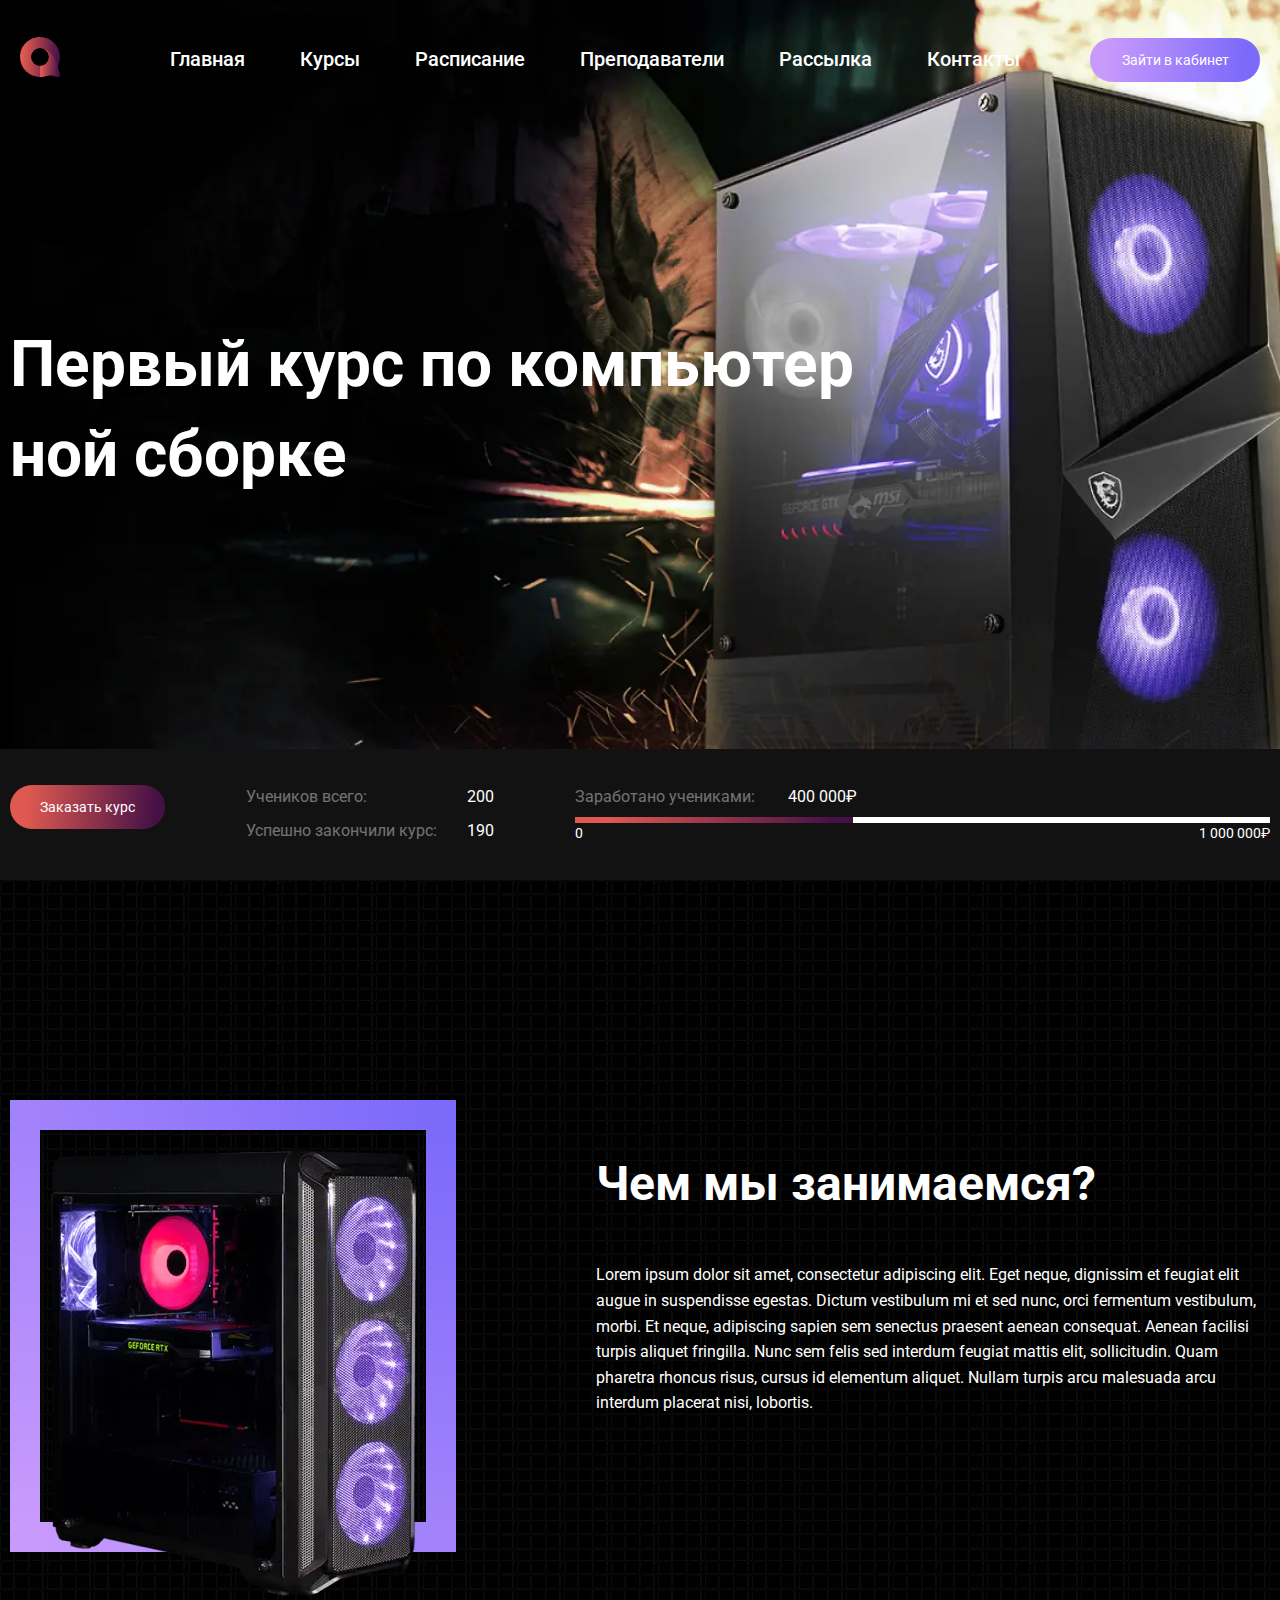
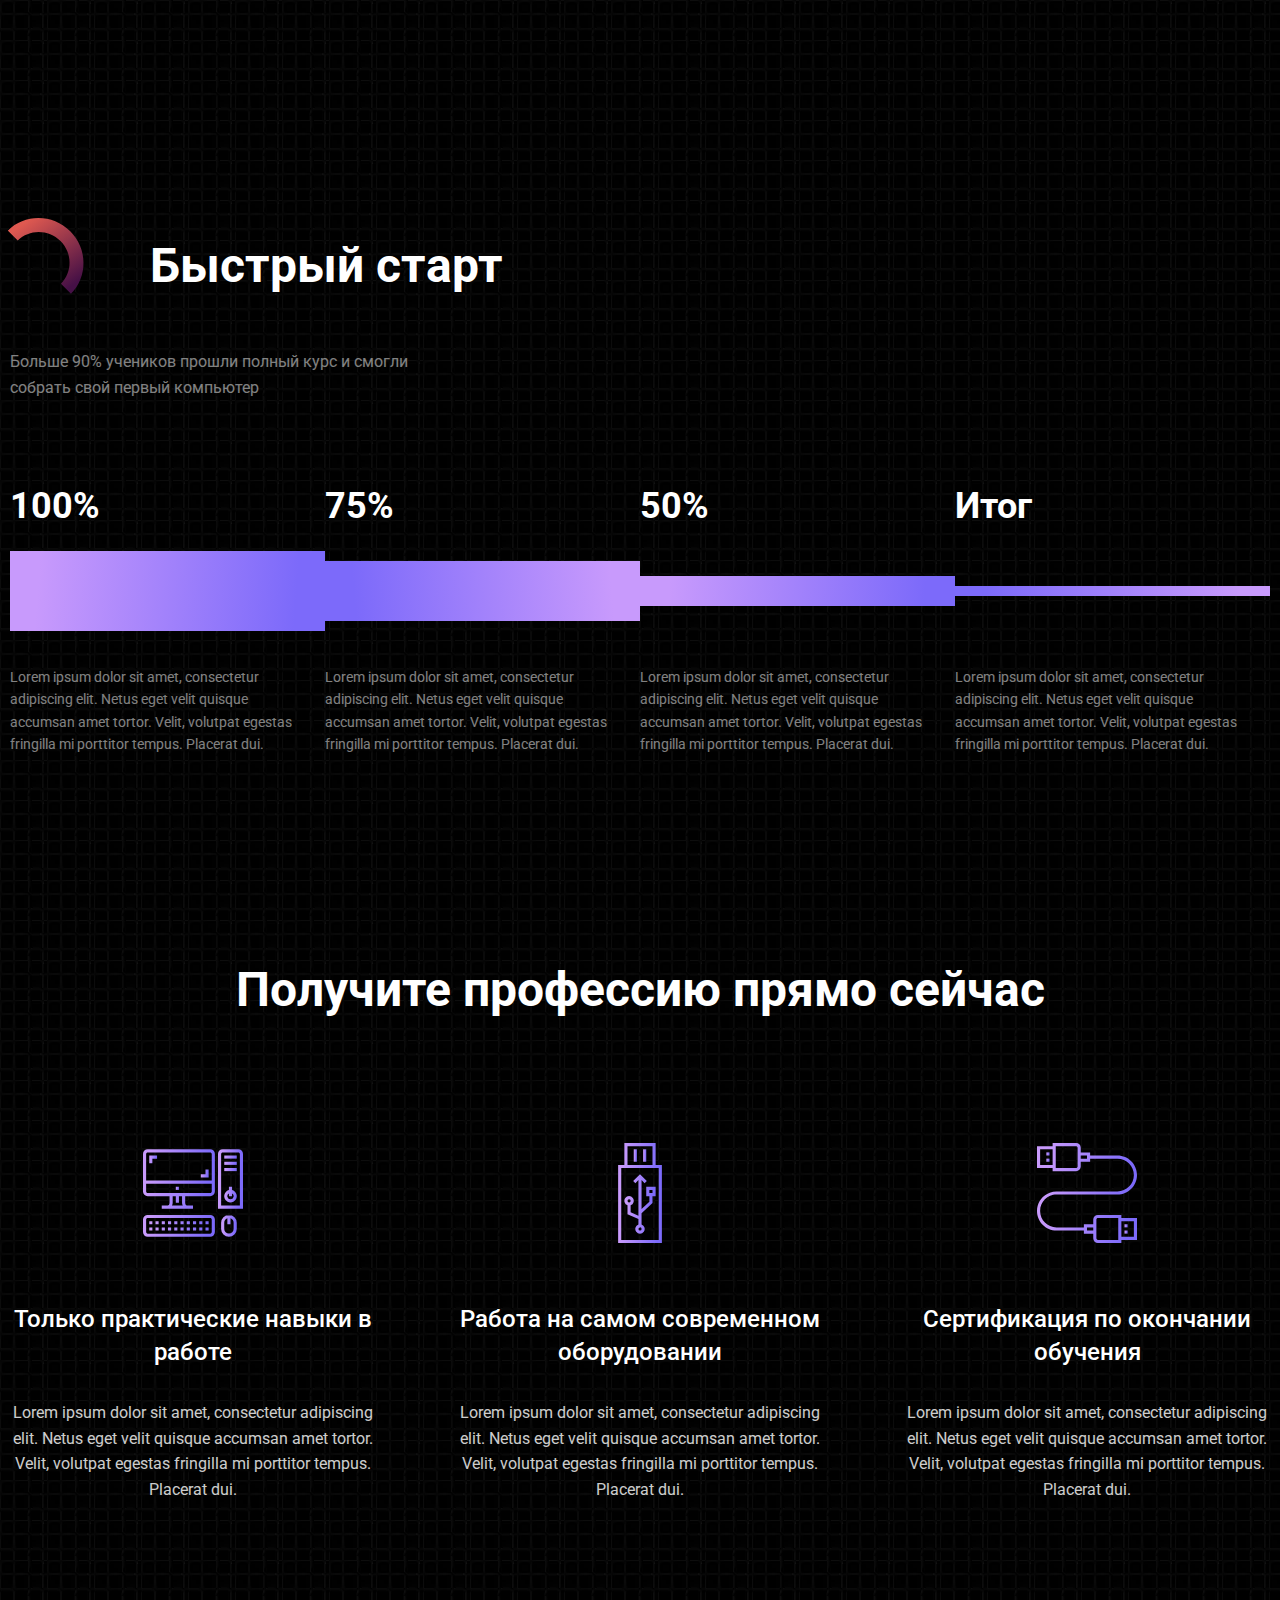
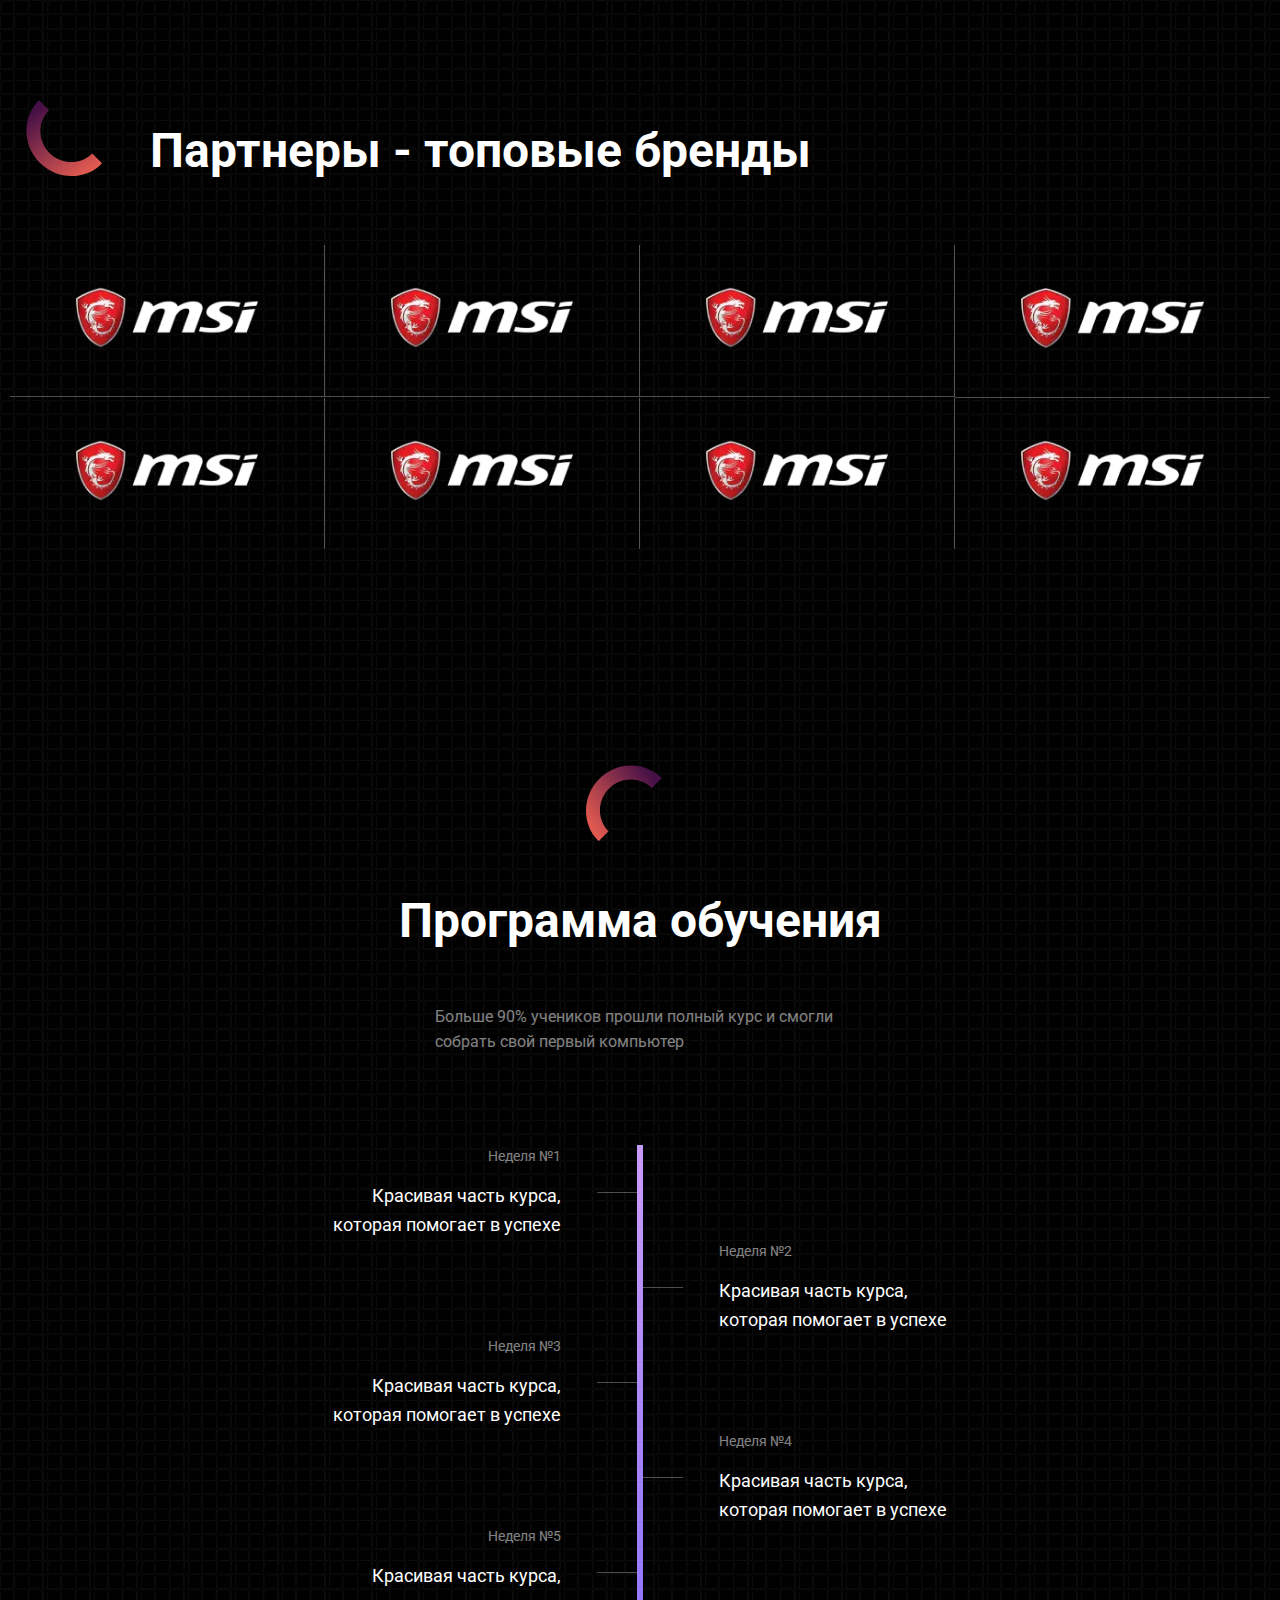
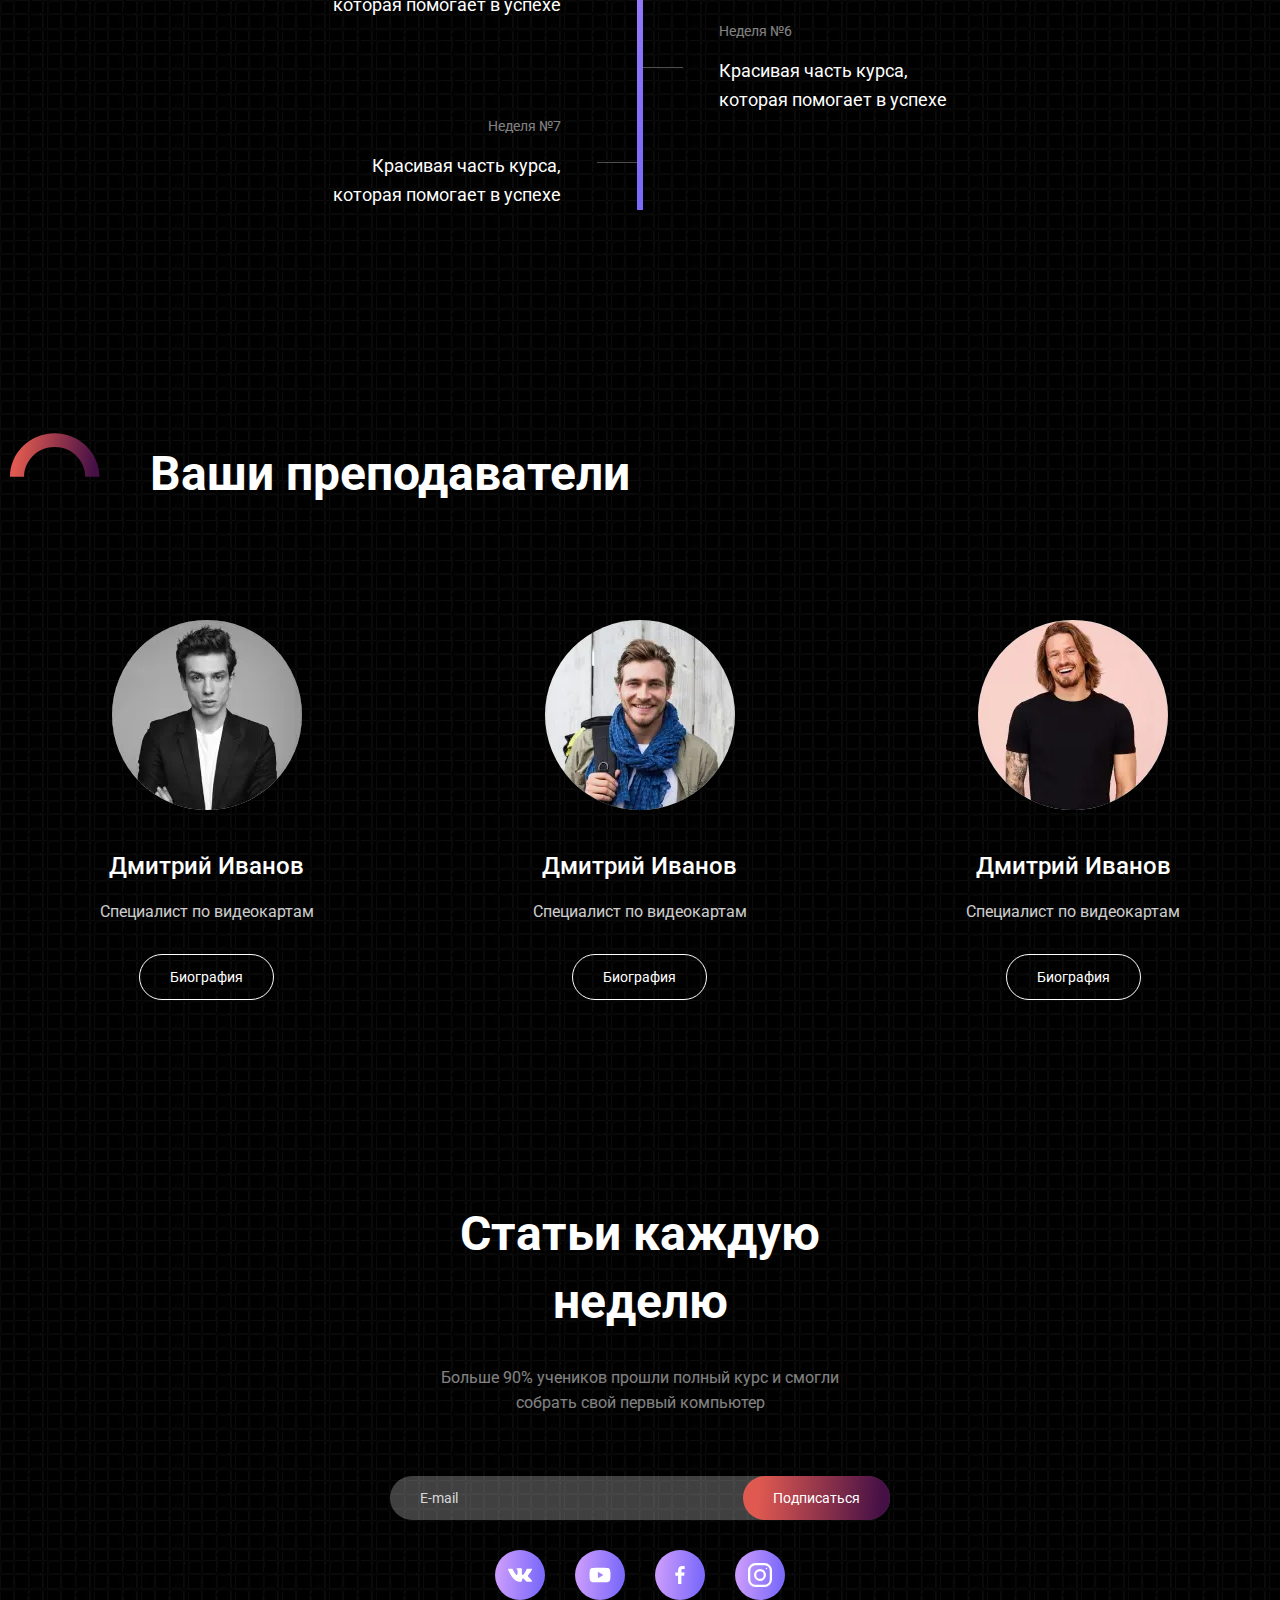
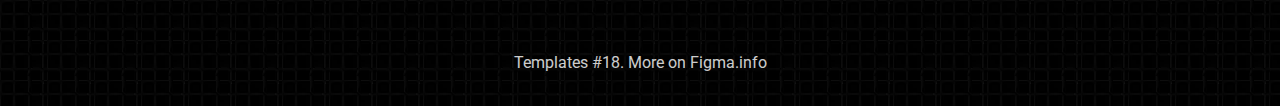
<file: index.html>
<!DOCTYPE html><html lang="en"><head>	<meta charset="UTF-8">	<meta http-equiv="X-UA-Compatible" content="IE=edge">	<meta name="viewport" content="width=device-width, initial-scale=1.0">	<link rel="preconnect" href="https://fonts.googleapis.com">	<link rel="preconnect" href="https://fonts.gstatic.com" crossorigin>	<link href="https://fonts.googleapis.com/css2?family=Roboto:wght@400;500;700&display=swap" rel="stylesheet">	<link rel="stylesheet" href="css/style.min.css">	<title>Компьютерный клуб</title></head><body>	<div class="wrapper">		<header class="header">	<div class="header__content">		<div class="header__top">			<div class="header__logo"><picture><source srcset="img/header__logo.svg" type="image/webp"><img src="img/header__logo.svg" alt="лого"></picture></div>			<!-- Меню ================================-->			<div class="header__menu menu">				<div class="menu__burger burger-menu">					<span></span>					<span></span>					<span></span>				</div>				<nav class="menu__body">					<ul class="menu__list">						<li><a href="#main" class="menu__link">Главная</a></li>						<li><a href="#course" class="menu__link">Курсы</a></li>						<li><a href="#training" class="menu__link">Расписание</a></li>						<li><a href="#teachers" class="menu__link">Преподаватели</a></li>						<li><a href="#footer" class="menu__link">Рассылка</a></li>						<li><a href="#footer" class="menu__link">Контакты</a></li>					</ul>				</nav>				<div class="menu__opacity"></div>			</div>			<button class="header__login btn">Зайти в кабинет</button>			<!-- ================================================ -->		</div>		<div class="header__center">			<div class="_container">				<div class="header__text">Первый курс по компью<wbr>тер<wbr>ной сборке</div>				<div class="header__timer timer-header">					<script src="//megatimer.ru/get/b11b7a953b8144d0908d027c74bd16a6.js"></script>				</div>			</div>		</div>		<div class="header__bottom bottom-header">			<div class="_container">				<div class="bottom-header__content">					<div class="bottom-header__column"><button class="bottom-header__btn btn">Заказать курс</button></div>					<div class="bottom-header__column">						<div class="bottom-header__row">							<div class="bottom-header__name">Учеников всего:</div>							<div class="bottom-header__value">200</div>						</div>						<div class="bottom-header__row">							<span class="bottom-header__name">Успешно закончили курс:</span>							<span class="bottom-header__value">190</span>						</div>					</div>					<div class="bottom-header__column--progress">						<div class="bottom-header__row bottom-header__row-text">							<span class="bottom-header__name">Заработано учениками:</span>							<span class="bottom-header__value">400 000₽</span>						</div>						<div class="bottom-header__row">							<div class="bottom-header__progress" data-progress-now="400000" data-progress-max="1000000">								<span id="filled"></span><span id="unfilled"></span>							</div>							<div class="bottom-header__range">								<span>0</span><span>1 000 000₽</span>							</div>						</div>					</div>				</div>			</div>		</div>	</div></header>		<div class="_container">			<main class="main" id="main">				<div class="main__column">					<div class="main__imageblock"><picture><source srcset="img/main__img.webp" type="image/webp"><img src="img/main__img.png" alt="Компьютер"></picture></div>				</div>				<div class="main__column">					<p class="main__title title title-left">Чем мы занимаемся?</p>					<div class="main__text">Lorem ipsum dolor sit amet, consectetur adipiscing elit. Eget neque, dignissim et feugiat elit augue in suspendisse egestas. Dictum vestibulum mi et sed nunc, orci fermentum vestibulum, morbi. Et neque, adipiscing sapien sem senectus praesent aenean consequat. Aenean facilisi turpis aliquet fringilla. Nunc sem felis sed interdum feugiat mattis elit, sollicitudin. Quam pharetra rhoncus risus, cursus id elementum aliquet. Nullam turpis arcu malesuada arcu interdum placerat nisi, lobortis. </div>				</div>			</main>			<section class="start" id="course">				<div class="start__title title title-left"><picture><source srcset="img/icons/icons.svg#loading__icon" type="image/webp"><img class="loading" src="img/icons/icons.svg#loading__icon" class="loading" alt="Загрузка"></picture><span>Быстрый старт</spa>				</div>				<div class="start__subtitle subtitle">Больше 90% учеников прошли полный курс и смогли собрать свой первый компьютер</div>				<div class="start__content">					<div class="start__column">						<div class="start__interest"><span>100%</span></div>						<div class="start__graphics"><span></span></div>						<div class="start__text"><span>Lorem ipsum dolor sit amet, consectetur adipiscing elit. Netus eget velit quisque accumsan amet tortor. Velit, volutpat egestas fringilla mi porttitor tempus. Placerat dui.</span></div>					</div>					<div class="start__column">						<div class="start__interest"><span>75%</span></div>						<div class="start__graphics"><span></span></div>						<div class="start__text"><span>Lorem ipsum dolor sit amet, consectetur adipiscing elit. Netus eget velit quisque accumsan amet tortor. Velit, volutpat egestas fringilla mi porttitor tempus. Placerat dui.</span></div>					</div>					<div class="start__column">						<div class="start__interest"><span>50%</span></div>						<div class="start__graphics"><span></span></div>						<div class="start__text"><span>Lorem ipsum dolor sit amet, consectetur adipiscing elit. Netus eget velit quisque accumsan amet tortor. Velit, volutpat egestas fringilla mi porttitor tempus. Placerat dui.</span></div>					</div>					<div class="start__column">						<div class="start__interest"><span>Итог</span></div>						<div class="start__graphics"><span></span></div>						<div class="start__text"><span>Lorem ipsum dolor sit amet, consectetur adipiscing elit. Netus eget velit quisque accumsan amet tortor. Velit, volutpat egestas fringilla mi porttitor tempus. Placerat dui.</span></div>					</div>				</div>			</section>			<section class="skils">				<div class="skils__title title title-center"><span>Получите профессию прямо сейчас</span></div>				<div class="skils__content">					<div class="skils__item item-skils">						<div class="item-skils__imageblock"><picture><source srcset="img/icons/icons.svg#main__icon-1" type="image/webp"><img src="img/icons/icons.svg#main__icon-1" alt="Иконка"></picture></div>						<div class="item-skils__title">Только практические навыки в работе</div>						<div class="item-skils__text">Lorem ipsum dolor sit amet, consectetur adipiscing elit. Netus eget velit quisque accumsan amet tortor. Velit, volutpat egestas fringilla mi porttitor tempus. Placerat dui.</div>					</div>					<div class="skils__item item-skils">						<div class="item-skils__imageblock"><picture><source srcset="img/icons/icons.svg#main__icon-2" type="image/webp"><img src="img/icons/icons.svg#main__icon-2" alt="Иконка"></picture></div>						<div class="item-skils__title">Работа на самом современном оборудовании</div>						<div class="item-skils__text">Lorem ipsum dolor sit amet, consectetur adipiscing elit. Netus eget velit quisque accumsan amet tortor. Velit, volutpat egestas fringilla mi porttitor tempus. Placerat dui.</div>					</div>					<div class="skils__item item-skils">						<div class="item-skils__imageblock"><picture><source srcset="img/icons/icons.svg#main__icon-3" type="image/webp"><img src="img/icons/icons.svg#main__icon-3" alt="Иконка"></picture></div>						<div class="item-skils__title">Сертификация по окончании обучения</div>						<div class="item-skils__text">Lorem ipsum dolor sit amet, consectetur adipiscing elit. Netus eget velit quisque accumsan amet tortor. Velit, volutpat egestas fringilla mi porttitor tempus. Placerat dui.</div>					</div>				</div>			</section>			<section class="partners">				<div class="partners__title title title-left"><picture><source srcset="img/icons/icons.svg#loading__icon" type="image/webp"><img src="img/icons/icons.svg#loading__icon" class="loading" alt="Закгрузка"></picture><span>Партнеры - топовые бренды</span></div>				<div class="partners__content">					<div class="partners__item item-partners"><picture><source srcset="img/partners__logo.webp" type="image/webp"><img src="img/partners__logo.png" alt="Партнеры"></picture></div>					<div class="partners__item item-partners"><picture><source srcset="img/partners__logo.webp" type="image/webp"><img src="img/partners__logo.png" alt="Партнеры"></picture></div>					<div class="partners__item item-partners"><picture><source srcset="img/partners__logo.webp" type="image/webp"><img src="img/partners__logo.png" alt="Партнеры"></picture></div>					<div class="partners__item item-partners"><picture><source srcset="img/partners__logo.webp" type="image/webp"><img src="img/partners__logo.png" alt="Партнеры"></picture></div>					<div class="partners__item item-partners"><picture><source srcset="img/partners__logo.webp" type="image/webp"><img src="img/partners__logo.png" alt="Партнеры"></picture></div>					<div class="partners__item item-partners"><picture><source srcset="img/partners__logo.webp" type="image/webp"><img src="img/partners__logo.png" alt="Партнеры"></picture></div>					<div class="partners__item item-partners"><picture><source srcset="img/partners__logo.webp" type="image/webp"><img src="img/partners__logo.png" alt="Партнеры"></picture></div>					<div class="partners__item item-partners"><picture><source srcset="img/partners__logo.webp" type="image/webp"><img src="img/partners__logo.png" alt="Партнеры"></picture></div>				</div>			</section>			<section class="training" id="training">				<div class="training__title title title-center"><picture><source srcset="img/icons/icons.svg#loading__icon" type="image/webp"><img src="img/icons/icons.svg#loading__icon" alt="Закгрузка" class="loading"></picture><span>Программа обучения</span></div>				<div class="training__subtitle subtitle">Больше 90% учеников прошли полный курс и смогли собрать свой первый компьютер</div>				<div class="training__content">					<ul>						<li class="training__item item-training">							<div class="item-training__line"></div>							<div class="item-training__content">								<div class="item-training__title">Неделя №1</div>								<div class="item-training__text">Красивая часть курса, которая помогает в успехе</div>							</div>						</li>						<li class="training__item item-training">							<div class="item-training__line"></div>							<div class="item-training__content">								<div class="item-training__title">Неделя №2</div>								<div class="item-training__text">Красивая часть курса, которая помогает в успехе</div>							</div>						</li>						<li class="training__item item-training">							<div class="item-training__line"></div>							<div class="item-training__content">								<div class="item-training__title">Неделя №3</div>								<div class="item-training__text">Красивая часть курса, которая помогает в успехе</div>							</div>						</li>						<li class="training__item item-training">							<div class="item-training__line"></div>							<div class="item-training__content">								<div class="item-training__title">Неделя №4</div>								<div class="item-training__text">Красивая часть курса, которая помогает в успехе</div>							</div>						</li>						<li class="training__item item-training">							<div class="item-training__line"></div>							<div class="item-training__content">								<div class="item-training__title">Неделя №5</div>								<div class="item-training__text">Красивая часть курса, которая помогает в успехе</div>							</div>						</li>						<li class="training__item item-training">							<div class="item-training__line"></div>							<div class="item-training__content">								<div class="item-training__title">Неделя №6</div>								<div class="item-training__text">Красивая часть курса, которая помогает в успехе</div>							</div>						</li>						<li class="training__item item-training">							<div class="item-training__line"></div>							<div class="item-training__content">								<div class="item-training__title">Неделя №7</div>								<div class="item-training__text">Красивая часть курса, которая помогает в успехе</div>							</div>						</li>					</ul>				</div>			</section>			<section class="teachers">				<div class="teachers__title title title-left"><picture><source srcset="img/icons/icons.svg#loading__icon" type="image/webp"><img src="img/icons/icons.svg#loading__icon" alt="Закгрузка" class="loading"></picture><span id="teachers">Ваши преподаватели</span></div>				<div class="teachers__content">					<div class="teachers__item item-teachers">						<div class="item-teachers__imageblock"><picture><source srcset="img/teachers-1.webp" type="image/webp"><img src="img/teachers-1.jpg" alt="Учитель"></picture></div>						<p class="item-teachers__name">Дмитрий Иванов</p>						<p class="item-teachers__info">Специалист по видеокартам</p>						<button class="item-teachers__btn btn">Биография</button>					</div>					<div class="teachers__item item-teachers">						<div class="item-teachers__imageblock"><picture><source srcset="img/teachers-2.webp" type="image/webp"><img src="img/teachers-2.jpg" alt="Учитель"></picture></div>						<p class="item-teachers__name">Дмитрий Иванов</p>						<p class="item-teachers__info">Специалист по видеокартам</p>						<button class="item-teachers__btn btn">Биография</button>					</div>					<div class="teachers__item item-teachers">						<div class="item-teachers__imageblock"><picture><source srcset="img/teachers-3.webp" type="image/webp"><img src="img/teachers-3.jpg" alt="Учитель"></picture></div>						<p class="item-teachers__name">Дмитрий Иванов</p>						<p class="item-teachers__info">Специалист по видеокартам</p>						<button class="item-teachers__btn btn">Биография</button>					</div>				</div>			</section>			<footer class="footer" id="footer">	<div class="_container--small _container">		<div class="footer__title title title-center"><span>Статьи каждую неделю</span></div>		<div class="footer__subtitle subtitle">Больше 90% учеников прошли полный курс и смогли собрать свой первый компьютер</div>		<div class="footer__content">			<form action="#"><div class="footer__email"><input type="text" placeholder="E-mail"><button class="footer__btn btn">Подписаться</button></div></form>			<div class="footer__social social-footer">				<div class="social-footer__item"><picture><source srcset="img/icons/icons.svg#icon-vk" type="image/webp"><img src="img/icons/icons.svg#icon-vk" alt="Вк"></picture></div>				<div class="social-footer__item"><picture><source srcset="img/icons/icons.svg#icon-youtube" type="image/webp"><img src="img/icons/icons.svg#icon-youtube" alt="Ютуб"></picture></div>				<div class="social-footer__item"><picture><source srcset="img/icons/icons.svg#icon-facebook" type="image/webp"><img src="img/icons/icons.svg#icon-facebook" alt="Файсбук"></picture></div>				<div class="social-footer__item"><picture><source srcset="img/icons/icons.svg#icon-instagram" type="image/webp"><img src="img/icons/icons.svg#icon-instagram" alt="Инстаграмм"></picture></div>			</div>			<div class="footer__text">Templates #18. More on Figma.info</div>		</div>	</div></footer>		</div>	</div>	<script src="https://ajax.googleapis.com/ajax/libs/jquery/3.6.0/jquery.min.js"></script>	<script src="js/script.js"></script></body></html>
</file>
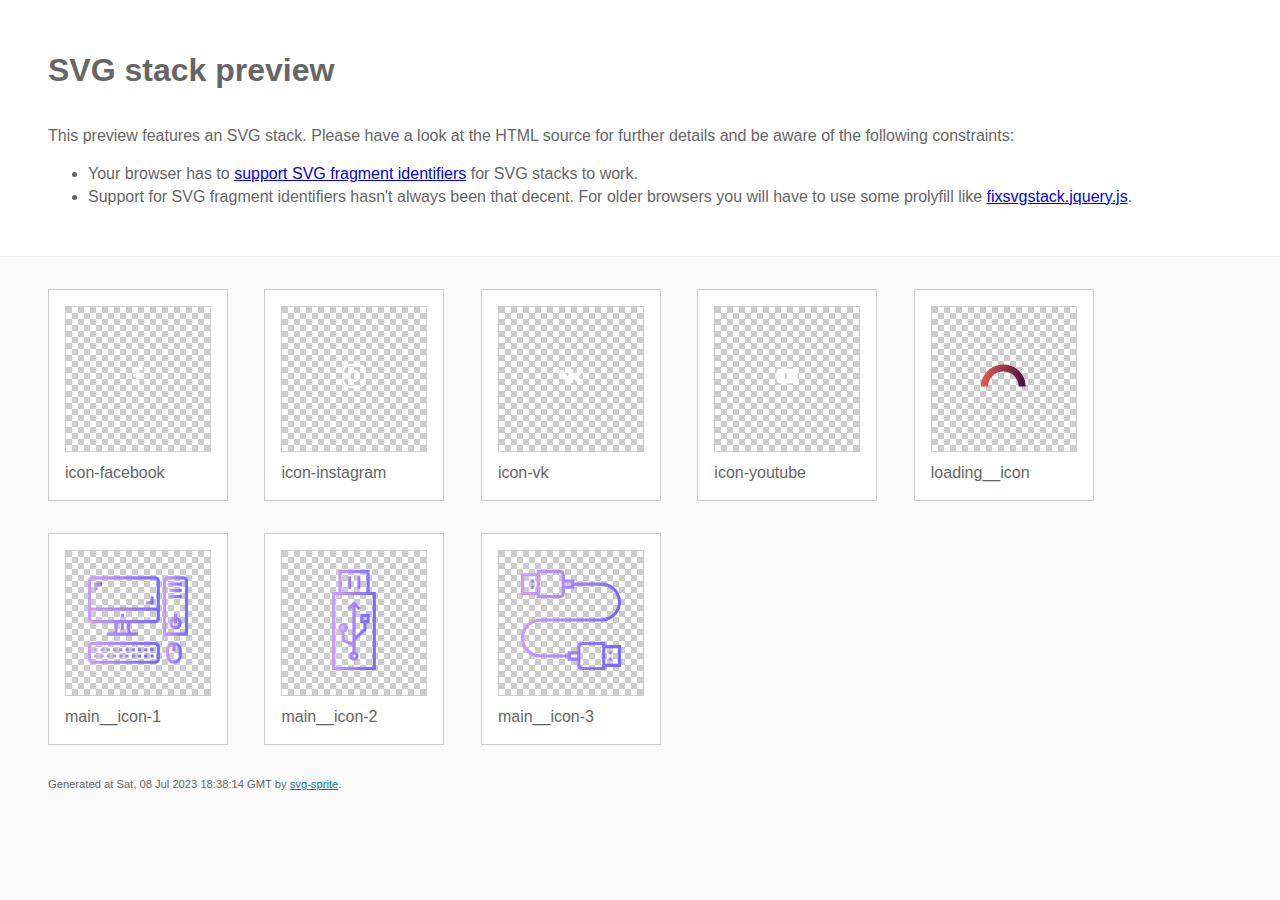
<file: img/stack/sprite.stack.html>
<!DOCTYPE html>
<html lang="en" xmlns="http://www.w3.org/1999/xhtml">
	<head>
		<meta charset="utf-8"/>
		<meta http-equiv="X-UA-Compatible" content="IE=Edge"/>
		<title>SVG stack preview | svg-sprite</title>
		<style>@charset "UTF-8";body{padding:0;margin:0;color:#666;background:#fafafa;font-family:Arial,Helvetica,sans-serif;font-size:1em;line-height:1.4}header{display:block;padding:3em 3em 2em 3em;background-color:#fff}header p{margin:2em 0 0 0}section{border-top:1px solid #eee;padding:2em 3em 0 3em}section ul{margin:0;padding:0}section li{display:inline;display:inline-block;background-color:#fff;position:relative;margin:0 2em 2em 0;vertical-align:top;border:1px solid #ccc;padding:1em 1em 3em 1em;cursor:default}.icon-box{margin:0;width:144px;height:144px;position:relative;background:#ccc url("[data-uri]") top left repeat;border:1px solid #ccc;display:table-cell;vertical-align:middle;text-align:center}.icon{display:inline;display:inline-block}h1{margin-top:0}h2{margin:0;padding:0;font-size:1em;font-weight:normal;white-space:nowrap;overflow:hidden;text-overflow:ellipsis;position:absolute;left:1em;right:1em;bottom:1em}footer{display:block;margin:0;padding:0 3em 3em 3em}footer p{margin:0;font-size:.7em}footer a{color:#0f7595;margin-left:0}</style>

<!--

Sprite shape dimensions
====================================================================================================
You will need to set the sprite shape dimensions via CSS when you use them as stack SVGs, otherwise
they would become a huge 100% in size. You may use the following dimension classes for doing so.
They might well be outsourced to an external stylesheet of course.

-->

<style type="text/css">
	.svg-icon-facebook-dims { width: 24px; height: 24px; }
	.svg-icon-instagram-dims { width: 24px; height: 24px; }
	.svg-icon-vk-dims { width: 24px; height: 24px; }
	.svg-icon-youtube-dims { width: 24px; height: 24px; }
	.svg-loading__icon-dims { width: 91px; height: 45px; }
	.svg-main__icon-1-dims { width: 100px; height: 100px; }
	.svg-main__icon-2-dims { width: 100px; height: 100px; }
	.svg-main__icon-3-dims { width: 100px; height: 100px; }
</style>

<!--
====================================================================================================
-->

	</head>
	<body>
		<header>
			<h1>SVG stack preview</h1>
			<p>This preview features an SVG stack. Please have a look at the HTML source for further details and be aware of the following constraints:</p>
			<ul>
				<li>Your browser has to <a href="http://caniuse.com/#feat=svg-fragment" target="_blank" rel="noopener noreferrer">support SVG fragment identifiers</a> for SVG stacks to work.</li>
				<li>Support for SVG fragment identifiers hasn't always been that decent. For older browsers you will have to use some prolyfill like <a href="https://github.com/preciousforever/SVG-Stacker/blob/master/fixsvgstack.jquery.js" target="_blank" rel="noopener noreferrer">fixsvgstack.jquery.js</a>.</li>
			</ul>
		</header>
		<section>

<!--

SVG stack
====================================================================================================
These SVG images make use of fragment identifiers (IDs) to reference certain portions of the
external sprite. By default, all shapes inside the sprite are hidden by CSS. The `:target` pseudo
selector is used to show the very shape that is referenced by the fragment identifier.

-->

			<ul>

				<li title="icon-facebook">
					<div class="icon-box">

						<!-- icon-facebook -->
						<img src="../icons/icons.svg#icon-facebook" class="svg-icon-facebook-dims" alt="icon-facebook"/>

					</div>
					<h2>icon-facebook</h2>
				</li>
				<li title="icon-instagram">
					<div class="icon-box">

						<!-- icon-instagram -->
						<img src="../icons/icons.svg#icon-instagram" class="svg-icon-instagram-dims" alt="icon-instagram"/>

					</div>
					<h2>icon-instagram</h2>
				</li>
				<li title="icon-vk">
					<div class="icon-box">

						<!-- icon-vk -->
						<img src="../icons/icons.svg#icon-vk" class="svg-icon-vk-dims" alt="icon-vk"/>

					</div>
					<h2>icon-vk</h2>
				</li>
				<li title="icon-youtube">
					<div class="icon-box">

						<!-- icon-youtube -->
						<img src="../icons/icons.svg#icon-youtube" class="svg-icon-youtube-dims" alt="icon-youtube"/>

					</div>
					<h2>icon-youtube</h2>
				</li>
				<li title="loading__icon">
					<div class="icon-box">

						<!-- loading__icon -->
						<img src="../icons/icons.svg#loading__icon" class="svg-loading__icon-dims" alt="loading__icon"/>

					</div>
					<h2>loading__icon</h2>
				</li>
				<li title="main__icon-1">
					<div class="icon-box">

						<!-- main__icon-1 -->
						<img src="../icons/icons.svg#main__icon-1" class="svg-main__icon-1-dims" alt="main__icon-1"/>

					</div>
					<h2>main__icon-1</h2>
				</li>
				<li title="main__icon-2">
					<div class="icon-box">

						<!-- main__icon-2 -->
						<img src="../icons/icons.svg#main__icon-2" class="svg-main__icon-2-dims" alt="main__icon-2"/>

					</div>
					<h2>main__icon-2</h2>
				</li>
				<li title="main__icon-3">
					<div class="icon-box">

						<!-- main__icon-3 -->
						<img src="../icons/icons.svg#main__icon-3" class="svg-main__icon-3-dims" alt="main__icon-3"/>

					</div>
					<h2>main__icon-3</h2>
				</li>
			</ul>

<!--
====================================================================================================
-->

		</section>
		<footer>
			<p>Generated at Sat, 08 Jul 2023 18:38:14 GMT by <a href="https://github.com/svg-sprite/svg-sprite" target="_blank" rel="noopener noreferrer">svg-sprite</a>.</p>
		</footer>
	</body>
</html>
</file>
<file: css/style.min.css>
@charset "UTF-8";*,::after,::before{-webkit-box-sizing:border-box;box-sizing:border-box}ol[class],ul[class]{padding:0}blockquote,body,dd,dl,figcaption,figure,h1,h2,h3,h4,li,ol[class],p,ul[class]{margin:0}body{min-height:100vh;scroll-behavior:smooth;text-rendering:optimizeSpeed;line-height:1.5}ol[class],ul[class]{list-style:none}a{color:inherit;text-decoration:none}button,input,select,textarea{font:inherit}ul{list-style:none;margin:0;padding:0}@font-face{font-family:icons;font-display:swap;src:url(../fonts/icons.ttf) format("truetype"),url(../fonts/icons.woff) format("woff"),url(../fonts/icons.woff2#icons) format("woff2");font-weight:400;font-style:normal;font-display:block}[class*=" _icon-"]::before,[class^=_icon-]::before{font-family:icons;font-style:normal;font-weight:400;font-variant:normal;text-transform:none;line-height:1;-webkit-font-smoothing:antialiased;-moz-osx-font-smoothing:grayscale}[class*=" _icon-"]::before,[class^=_icon-]::before{display:block}body{font-family:Roboto;font-weight:400;color:#fff;font-size:14px;-webkit-transition:.3s;-o-transition:.3s;transition:.3s;background:url(../img/bgc.jpg)}body._lock{overflow:hidden;-webkit-transition:.3s;-o-transition:.3s;transition:.3s}.wrapper{width:100%;min-height:100%;overflow:hidden;display:-webkit-box;display:-ms-flexbox;display:flex;-webkit-box-orient:vertical;-webkit-box-direction:normal;-ms-flex-direction:column;flex-direction:column}._container{max-width:1300px;margin:0 auto;padding:0 10px}._container--small{max-width:550px}.main{margin-top:270px;display:-webkit-box;display:-ms-flexbox;display:flex}.main__column{-webkit-box-flex:1;-ms-flex:1 1 auto;flex:1 1 auto}.main__imageblock{position:relative;margin-right:140px;display:inline-block}.main__imageblock::before{position:absolute;content:"";width:100%;height:100%;border:30px solid #c89afc;top:-50px;left:0;-o-border-image:-o-linear-gradient(left bottom,#c89afc,#7c6afa);border-image:-webkit-gradient(linear,left bottom,right top,from(#c89afc),to(#7c6afa));border-image:linear-gradient(to right top,#c89afc,#7c6afa);border-image-slice:1;z-index:-1}.main__title{margin-bottom:45px}.main__text{font-weight:400;font-size:16px;line-height:160%}.loading{width:90px;margin-bottom:-10px;margin-right:50px}.start{margin-top:200px}.start__title img{-webkit-transform:rotate(45deg);-ms-transform:rotate(45deg);transform:rotate(45deg)}.start__content{margin-top:80px;display:-webkit-box;display:-ms-flexbox;display:flex;-webkit-box-pack:center;-ms-flex-pack:center;justify-content:center;-webkit-box-align:stretch;-ms-flex-align:stretch;align-items:stretch}.start__column{-webkit-box-flex:0;-ms-flex:0 1 25%;flex:0 1 25%}.start__column:nth-child(1) .start__graphics span{height:80px}.start__column:nth-child(2) .start__graphics span{height:60px}.start__column:nth-child(3) .start__graphics span{height:30px}.start__column:nth-child(4) .start__graphics span{height:10px}.start__column:nth-child(2n) .start__graphics span{-webkit-transform:matrix(-1,0,0,1,0,0);-ms-transform:matrix(-1,0,0,1,0,0);transform:matrix(-1,0,0,1,0,0)}.start__interest{font-weight:700;font-size:36px;line-height:140%;color:#fff;overflow-x:auto;white-space:nowrap;width:95%}.start__interest span{width:50px;display:block}.start__graphics{margin-top:20px;height:80px;display:-webkit-box;display:-ms-flexbox;display:flex;-webkit-box-align:center;-ms-flex-align:center;align-items:center;-webkit-box-pack:center;-ms-flex-pack:center;justify-content:center}.start__graphics span{display:block;width:100%;background:-o-linear-gradient(355.74deg,#c89afc 9.51%,#7c6afa 90.23%);background:linear-gradient(94.26deg,#c89afc 9.51%,#7c6afa 90.23%)}.start__text{margin-top:35px;font-weight:400;font-size:14px;line-height:160%;color:#fff;opacity:.5;max-width:95%;overflow-y:auto}.skils{margin-top:200px}.skils__title{margin-bottom:120px}.skils__content{display:-webkit-box;display:-ms-flexbox;display:flex;-webkit-box-pack:justify;-ms-flex-pack:justify;justify-content:space-between;-webkit-box-align:center;-ms-flex-align:center;align-items:center}.skils__item{-webkit-box-flex:0;-ms-flex:0 1 33%;flex:0 1 33%;margin-right:82px}.skils__item:last-child{margin-right:0}.item-skils{max-width:500px}.item-skils__imageblock{width:100%;height:100px;text-align:center;margin-bottom:60px}.item-skils__imageblock img{height:100%}.item-skils__title{font-weight:500;font-size:24px;line-height:140%;text-align:center}.item-skils__text{margin-top:30px;font-size:16px;line-height:160%;text-align:center;opacity:.8}.partners{margin-top:200px}.partners__title{margin-bottom:60px}.partners__title img.loading{-webkit-transform:rotate(-135deg);-ms-transform:rotate(-135deg);transform:rotate(-135deg);margin-bottom:-25px}.partners__content{display:-webkit-box;display:-ms-flexbox;display:flex;-webkit-box-pack:center;-ms-flex-pack:center;justify-content:center;-webkit-box-align:center;-ms-flex-align:center;align-items:center;-ms-flex-wrap:wrap;flex-wrap:wrap}.partners__item{padding:30px 66px;-webkit-box-flex:0;-ms-flex:0 1 25%;flex:0 1 25%;border-bottom:1px solid rgba(255,255,255,.3);border-right:1px solid rgba(255,255,255,.3)}.partners__item:last-child{border-bottom:0}.partners__item img{width:100%}.training{margin-top:200px}.training__title img{-webkit-transform:rotate(-45deg);-ms-transform:rotate(-45deg);transform:rotate(-45deg);margin-bottom:30px}.training__title span{display:block}.training__subtitle{margin:30px auto 0 auto}.training__content{margin-top:90px;float:left;width:100%;position:relative;margin-bottom:200px}.training__content:before{position:absolute;content:"";width:6px;height:100%;background:-o-linear-gradient(355.74deg,#c89afc 9.51%,#7c6afa 90.23%);background:linear-gradient(94.26deg,#c89afc 9.51%,#7c6afa 90.23%);left:calc(50% - 3px);top:0}.item-training{list-style:none;width:50%;display:-webkit-box;display:-ms-flexbox;display:flex;-webkit-box-align:center;-ms-flex-align:center;align-items:center}.item-training__content{display:-webkit-box;display:-ms-flexbox;display:flex;-webkit-box-orient:vertical;-webkit-box-direction:normal;-ms-flex-direction:column;flex-direction:column}.item-training__title{font-size:14px;line-height:160%;opacity:.5;margin-bottom:15px}.item-training__text{font-size:18px;line-height:160%;max-width:228px}.item-training__line{width:40px;height:1px;background:#fff;opacity:.3}.teachers__title{margin-bottom:113px}.teachers__content{display:-webkit-box;display:-ms-flexbox;display:flex;-webkit-box-pack:justify;-ms-flex-pack:justify;justify-content:space-between}.teachers__item{-webkit-box-flex:0;-ms-flex:0 1 33%;flex:0 1 33%}.item-teachers{display:-webkit-box;display:-ms-flexbox;display:flex;-webkit-box-orient:vertical;-webkit-box-direction:normal;-ms-flex-direction:column;flex-direction:column;-webkit-box-align:center;-ms-flex-align:center;align-items:center;margin-right:40px}.item-teachers:last-child{margin-right:0}.item-teachers__imageblock{max-height:190px;max-width:190px;margin-bottom:40px}.item-teachers__imageblock img{width:100%;border-radius:50%;cursor:pointer}.item-teachers__imageblock img:hover{-webkit-transform:scale(1.2);-ms-transform:scale(1.2);transform:scale(1.2);-webkit-transition:.2s;-o-transition:.2s;transition:.2s}.item-teachers__imageblock img:not(:hover){-webkit-transition:.2s;-o-transition:.2s;transition:.2s}.item-teachers__name{font-weight:500;font-size:24px;line-height:140%;text-align:center}.item-teachers__info{margin-top:15px;font-size:16px;line-height:160%;text-align:center;opacity:.8}.item-teachers__btn{margin-top:30px;border:1px solid #fff!important;background:0 0!important;position:relative;z-index:2}.item-teachers__btn::after{content:"";position:absolute;width:100%;height:100%;background:0 0;top:0;left:0;border-radius:50px;z-index:-1;opacity:0;-webkit-transition:.2s;-o-transition:.2s;transition:.2s;background:-o-linear-gradient(355.22deg,#df5950 11.19%,#451046 93.72%)!important;background:linear-gradient(94.78deg,#df5950 11.19%,#451046 93.72%)!important}.item-teachers__btn:hover::after{-webkit-transition:.2s;-o-transition:.2s;transition:.2s;opacity:1}.item-teachers__btn:not(:hover)::after{-webkit-transition:.2s;-o-transition:.2s;transition:.2s}.header{background:url(../img/header__bg.jpg) 75% 50%/cover no-repeat}.header__content{display:-webkit-box;display:-ms-flexbox;display:flex;-webkit-box-orient:vertical;-webkit-box-direction:normal;-ms-flex-direction:column;flex-direction:column;-webkit-box-pack:justify;-ms-flex-pack:justify;justify-content:space-between}.header__top{padding:0 20px;width:100%;display:grid;grid-template:120px/auto 1fr 1fr auto 1fr minmax(200px,auto);-webkit-box-align:center;-ms-flex-align:center;align-items:center}.header__logo{margin-right:30px}.header__menu{display:-webkit-box;display:-ms-flexbox;display:flex;-webkit-box-pack:end;-ms-flex-pack:end;justify-content:flex-end;height:82px;-webkit-box-align:center;-ms-flex-align:center;align-items:center;grid-column:4/5}.header__login{margin-left:30px;grid-column:6/7;background:-o-linear-gradient(355.74deg,#c89afc 9.51%,#7c6afa 90.23%);background:linear-gradient(94.26deg,#c89afc 9.51%,#7c6afa 90.23%)}.header__center{padding:200px 0}.header__text{font-weight:700;font-size:64px;line-height:140%;max-width:920px}.header__timer{margin-top:50px}.header #timerb11b7a953b8144d0908d027c74bd16a6{text-align:left!important;display:inline-grid;grid-auto-flow:column;grid-gap:30px;height:auto!important}.header__bottom{background-color:#121212}.menu__body{z-index:2}.menu__opacity{display:none}.menu__list{font-size:16px;line-height:150%}.menu__list li{margin-right:55px}.menu__list li:last-child{margin-right:0}.menu__link{font-size:20px;font-weight:500}.burger-menu{display:none}.menu._active .menu__opacity{background:rgba(255,255,255,.8);-webkit-transition:.3s;-o-transition:.3s;transition:.3s}.timer-element{background-color:#121212;padding:20px 30px;text-align:center!important}.bottom-header{background:#121212;padding:36px 0}.bottom-header__content{display:-webkit-box;display:-ms-flexbox;display:flex}.bottom-header__column{margin-right:81px}.bottom-header__column:last-child{margin-right:0}.bottom-header__btn{background:-o-linear-gradient(355.22deg,#df5950 11.19%,#451046 93.72%);background:linear-gradient(94.78deg,#df5950 11.19%,#451046 93.72%)}.bottom-header__row{display:-webkit-box;display:-ms-flexbox;display:flex;-webkit-box-pack:justify;-ms-flex-pack:justify;justify-content:space-between;margin-top:10px}.bottom-header__row:first-child{margin-top:0}.bottom-header__name{margin-right:30px;font-size:16px;opacity:.4}.bottom-header__value{font-size:16px}.bottom-header__column--progress{-webkit-box-flex:1;-ms-flex:1 1 auto;flex:1 1 auto;max-width:100%}.bottom-header__column--progress .bottom-header__row{margin-top:8px;display:block}.bottom-header__column--progress .bottom-header__row:first-child{margin-top:0}.bottom-header__progress{width:100%;height:6px;position:relative}.bottom-header__progress span{height:100%;display:block}.bottom-header #filled{background:-o-linear-gradient(355.22deg,#df5950 11.19%,#451046 93.72%);background:linear-gradient(94.78deg,#df5950 11.19%,#451046 93.72%)}.bottom-header #unfilled{background:#fff;position:absolute;top:0;right:0}.bottom-header__range{display:-webkit-box;display:-ms-flexbox;display:flex;-webkit-box-pack:justify;-ms-flex-pack:justify;justify-content:space-between}.title{font-weight:700;font-size:48px;line-height:140%}.title-left{-moz-text-align-last:left;text-align-last:left}.title-center{text-align:center}.subtitle{margin-top:50px;font-weight:400;font-size:16px;line-height:160%;color:#fff;opacity:.5;max-width:411px}._ibg{position:relative}._ibg img{position:absolute;width:100%;height:100%;top:0;left:0;-o-object-fit:cover;object-fit:cover}.btn{min-height:44px;border-radius:50px;line-height:44px;text-align:center;padding:0 30px;cursor:pointer;border:none;color:#fff}.btn:hover{-webkit-transition:.2s;-o-transition:.2s;transition:.2s;-webkit-box-shadow:3px 3px 5px rgba(70,70,70,.507);box-shadow:3px 3px 5px rgba(70,70,70,.507)}.btn:not(:hover){-webkit-transition:.2s;-o-transition:.2s;transition:.2s}.footer{padding-bottom:30px;margin-top:200px}.footer__subtitle{margin:30px auto 0 auto;text-align:center}.footer__content{display:-webkit-box;display:-ms-flexbox;display:flex;-webkit-box-orient:vertical;-webkit-box-direction:normal;-ms-flex-direction:column;flex-direction:column;-webkit-box-align:center;-ms-flex-align:center;align-items:center}.footer form{width:100%}.footer__email{max-width:500px;width:100%;position:relative;text-align:center;margin:0 auto;margin-top:60px}.footer__email input{height:44px;width:100%;background:rgba(255,255,255,.25);border-radius:50px;padding:0 30px;outline:0;border:none;color:rgba(255,255,255,.8)}.footer__email input::-webkit-input-placeholder{font-size:14px;color:rgba(255,255,255,.8);z-index:2}.footer__email input::-moz-placeholder{font-size:14px;color:rgba(255,255,255,.8);z-index:2}.footer__btn{position:absolute;height:100%;right:0;top:0;background:-o-linear-gradient(355.22deg,#df5950 11.19%,#451046 93.72%);background:linear-gradient(94.78deg,#df5950 11.19%,#451046 93.72%)}.footer__social{margin-top:30px;display:-webkit-box;display:-ms-flexbox;display:flex;max-width:290px;-ms-flex-wrap:wrap;flex-wrap:wrap}.footer__text{margin-top:50px;font-size:16px;line-height:160%;text-align:center;opacity:.8}.social-footer__item{margin-right:30px;width:50px;height:50px;padding:13px;background:-o-linear-gradient(355.74deg,#c89afc 9.51%,#7c6afa 90.23%);background:linear-gradient(94.26deg,#c89afc 9.51%,#7c6afa 90.23%);border-radius:50%}.social-footer__item:last-child{margin-right:0}@media screen and (min-width:767.98px){.item-training:nth-child(odd){clear:right;float:left;-webkit-box-pack:end;-ms-flex-pack:end;justify-content:flex-end}.item-training:nth-child(odd) .item-training__content{-webkit-box-ordinal-group:2;-ms-flex-order:1;order:1}.item-training:nth-child(odd) .item-training__text,.item-training:nth-child(odd) .item-training__title{text-align:right}.item-training:nth-child(odd) .item-training__content{-webkit-box-align:end;-ms-flex-align:end;align-items:flex-end}.item-training:nth-child(odd) .item-training__line{margin-left:36px;margin-right:3px;-webkit-box-ordinal-group:3;-ms-flex-order:2;order:2}.item-training:nth-child(even){clear:left;float:right}.item-training:nth-child(even) .item-training__text,.item-training:nth-child(even) .item-training__title{text-align:left}.item-training:nth-child(even) .item-training__line{margin-right:36px;margin-left:3px}}@media screen and (min-width:991.98px){.partners__item:nth-last-child(-n+4){border-bottom:none}.partners__item:nth-child(4n+4){border-right:none}.menu__list{display:-webkit-box;display:-ms-flexbox;display:flex}.menu__link:hover{color:#ff6464;-webkit-transition:.2s;-o-transition:.2s;transition:.2s}.menu__link:not(:hover){-webkit-transition:.2s;-o-transition:.2s;transition:.2s}}@media screen and (max-width:1180px){.menu__list li{margin-right:20px}}@media screen and (max-width:991.98px){._container{max-width:none;padding:0 10px}.main{-webkit-box-orient:vertical;-webkit-box-direction:normal;-ms-flex-direction:column;flex-direction:column;margin-top:150px}.main__column{-webkit-box-flex:0;-ms-flex:0 1 auto;flex:0 1 auto}.main__column:last-child{-webkit-box-ordinal-group:2;-ms-flex-order:1;order:1;margin-bottom:100px}.main__column:first-child{-webkit-box-ordinal-group:3;-ms-flex-order:2;order:2;margin-right:0;text-align:center}.main__imageblock{margin-right:0}.start{margin-top:150px}.skils{margin-top:150px}.skils__content{-webkit-box-orient:vertical;-webkit-box-direction:normal;-ms-flex-direction:column;flex-direction:column}.skils__item{margin-right:0;margin-bottom:50px}.partners{margin-top:150px}.training{margin-top:150px}.training__content{margin-bottom:150px}.header__logo{display:none}.header__menu{grid-column:1/2}.menu__body{-webkit-transform:translateX(-100%);-ms-transform:translateX(-100%);transform:translateX(-100%);position:fixed;height:100%;top:0;left:0;overflow:auto;-webkit-transition:all .3s ease 0s;-o-transition:all .3s ease 0s;transition:all .3s ease 0s;background-color:#121212;padding:105px 60px 60px 60px}.menu__opacity{display:block;position:absolute;width:100%;height:100%;left:0;top:0;background:rgba(255,255,255,0);-webkit-transition:.3s;-o-transition:.3s;transition:.3s}.menu__list{display:block;height:50px}.menu__list li{margin:0 0 20px 0}.menu__list li:last-child{padding-bottom:40px}.menu__link{font-size:24px;display:block;text-align:center}.burger-menu{display:block;position:relative;width:30px;height:18px;cursor:pointer;z-index:5}.burger-menu span{-webkit-transition:all .3s ease 0s;-o-transition:all .3s ease 0s;transition:all .3s ease 0s;top:calc(50% - 1px);left:0;position:absolute;width:100%;height:2px;background-color:#fff}.burger-menu span:first-child{top:0}.burger-menu span:last-child{top:auto;bottom:0}.menu._active .burger-menu span{-webkit-transform:scale(0);-ms-transform:scale(0);transform:scale(0)}.menu._active .burger-menu span:first-child{-webkit-transform:rotate(-45deg);-ms-transform:rotate(-45deg);transform:rotate(-45deg);top:calc(50% - 1px)}.menu._active .burger-menu span:last-child{-webkit-transform:rotate(45deg);-ms-transform:rotate(45deg);transform:rotate(45deg);bottom:calc(50% - 1px)}.menu._active .menu__body{-webkit-transform:translateX(0);-ms-transform:translateX(0);transform:translateX(0);opacity:1}.bottom-header__content{-ms-flex-wrap:wrap;flex-wrap:wrap}.bottom-header__column:first-child{width:100%;text-align:center;margin-top:30px;-webkit-box-ordinal-group:4;-ms-flex-order:3;order:3}.footer{margin-top:150px}}@media screen and (max-width:767.98px){.main__imageblock img{width:100%}.loading{width:60px;margin-bottom:-5px;margin-right:30px}.start__content{-webkit-box-orient:vertical;-webkit-box-direction:normal;-ms-flex-direction:column;flex-direction:column}.start__column{display:-webkit-box;display:-ms-flexbox;display:flex;-webkit-box-orient:horizontal;-webkit-box-direction:normal;-ms-flex-direction:row;flex-direction:row}.start__column:nth-child(1) .start__graphics span{width:80px}.start__column:nth-child(2) .start__graphics span{width:60px}.start__column:nth-child(3) .start__graphics span{width:30px}.start__column:nth-child(4) .start__graphics span{width:10px}.start__column:nth-child(2n) .start__graphics span{-webkit-transform:matrix(-1,0,0,1,0,0);-ms-transform:matrix(-1,0,0,1,0,0);transform:matrix(-1,0,0,1,0,0)}.start__interest{-webkit-box-ordinal-group:4;-ms-flex-order:3;order:3;-webkit-writing-mode:vertical-lr;-ms-writing-mode:tb-lr;writing-mode:vertical-lr;overflow:hidden auto;margin-bottom:15px;-webkit-box-flex:1;-ms-flex:1 0 auto;flex:1 0 auto;width:auto}.start__interest span{width:auto;height:0}.start__graphics{-webkit-box-ordinal-group:3;-ms-flex-order:2;order:2;-webkit-writing-mode:vertical-lr;-ms-writing-mode:tb-lr;writing-mode:vertical-lr;-webkit-box-flex:1;-ms-flex:1 0 auto;flex:1 0 auto;height:150px;margin-top:0;width:80px}.start__graphics span{height:100%!important}.start__text{-webkit-box-ordinal-group:2;-ms-flex-order:1;order:1;-webkit-box-flex:0;-ms-flex:0 1 auto;flex:0 1 auto;margin-top:10px;margin-right:10px}.start__text span{display:block;height:0}.training__content{padding:0 50px}.training__content:before{left:44px}.teachers__content{-webkit-box-orient:vertical;-webkit-box-direction:normal;-ms-flex-direction:column;flex-direction:column}.teachers__item{-webkit-box-flex:0;-ms-flex:0 1 100%;flex:0 1 100%;margin-bottom:50px;margin-right:0}.teachers__item:last-child{margin-bottom:0}.header__text{font-size:45px;text-align:center}.header__timer{text-align:center!important}.header #timerb11b7a953b8144d0908d027c74bd16a6{grid-auto-flow:row;grid-gap:10px;text-align:center!important}.bottom-header__content{-webkit-box-orient:vertical;-webkit-box-direction:normal;-ms-flex-direction:column;flex-direction:column}.bottom-header__column{margin-top:0;margin-bottom:30px}.bottom-header__column--progress .bottom-header__row-text{display:-webkit-box;display:-ms-flexbox;display:flex;-webkit-box-pack:justify;-ms-flex-pack:justify;justify-content:space-between}.title{font-size:32px}}@media screen and (max-width:425.98px){.start__column{display:-webkit-box;display:-ms-flexbox;display:flex;-webkit-box-orient:horizontal;-webkit-box-direction:normal;-ms-flex-direction:row;flex-direction:row}.start__column:nth-child(1) .start__graphics span{width:50px}.start__column:nth-child(2) .start__graphics span{width:37.5px}.start__column:nth-child(3) .start__graphics span{width:25px}.start__column:nth-child(4) .start__graphics span{width:10px}.start__column:nth-child(2n) .start__graphics span{-webkit-transform:matrix(-1,0,0,1,0,0);-ms-transform:matrix(-1,0,0,1,0,0);transform:matrix(-1,0,0,1,0,0)}.start__text{margin-right:5px}.partners__item{-webkit-box-flex:0;-ms-flex:0 1 100%;flex:0 1 100%;border-right:none}.partners__item:last-child{border-bottom:none}.training__content{padding:0 20px}.training__content:before{left:14px}.item-training__line{width:30px}.item-training{margin-bottom:40px;width:auto}.item-training:last-child{margin-bottom:0}.item-training__content{margin-left:20px}.menu__body{width:100%}.footer__btn{margin-top:20px;position:relative}.social-footer__item{margin-right:20px}}@media screen and (max-width:991.98px) and (min-width:767.98px){.partners__item{padding:30px 50px;-webkit-box-flex:0;-ms-flex:0 1 33%;flex:0 1 33%}.partners__item:nth-last-child(2){border-bottom:none}.partners__item:nth-child(3n+3){border-right:none}.partners__item:last-child{border-right:none}}@media screen and (max-width:767.98px) and (min-width:425.98px){.partners__item{padding:20px 40px;-webkit-box-flex:0;-ms-flex:0 1 50%;flex:0 1 50%}.partners__item:nth-last-child(2){border-bottom:none}.partners__item:nth-child(2n+2){border-right:none}.item-training{margin-bottom:50px;width:auto}.item-training:last-child{margin-bottom:0}.item-training__content{margin-left:30px}}@supports (-webkit-appearance:none){body{background:url(../img/bgc.webp)}.header{background:url(../img/header__bg.webp) 75% 50%/cover no-repeat}}
</file>
